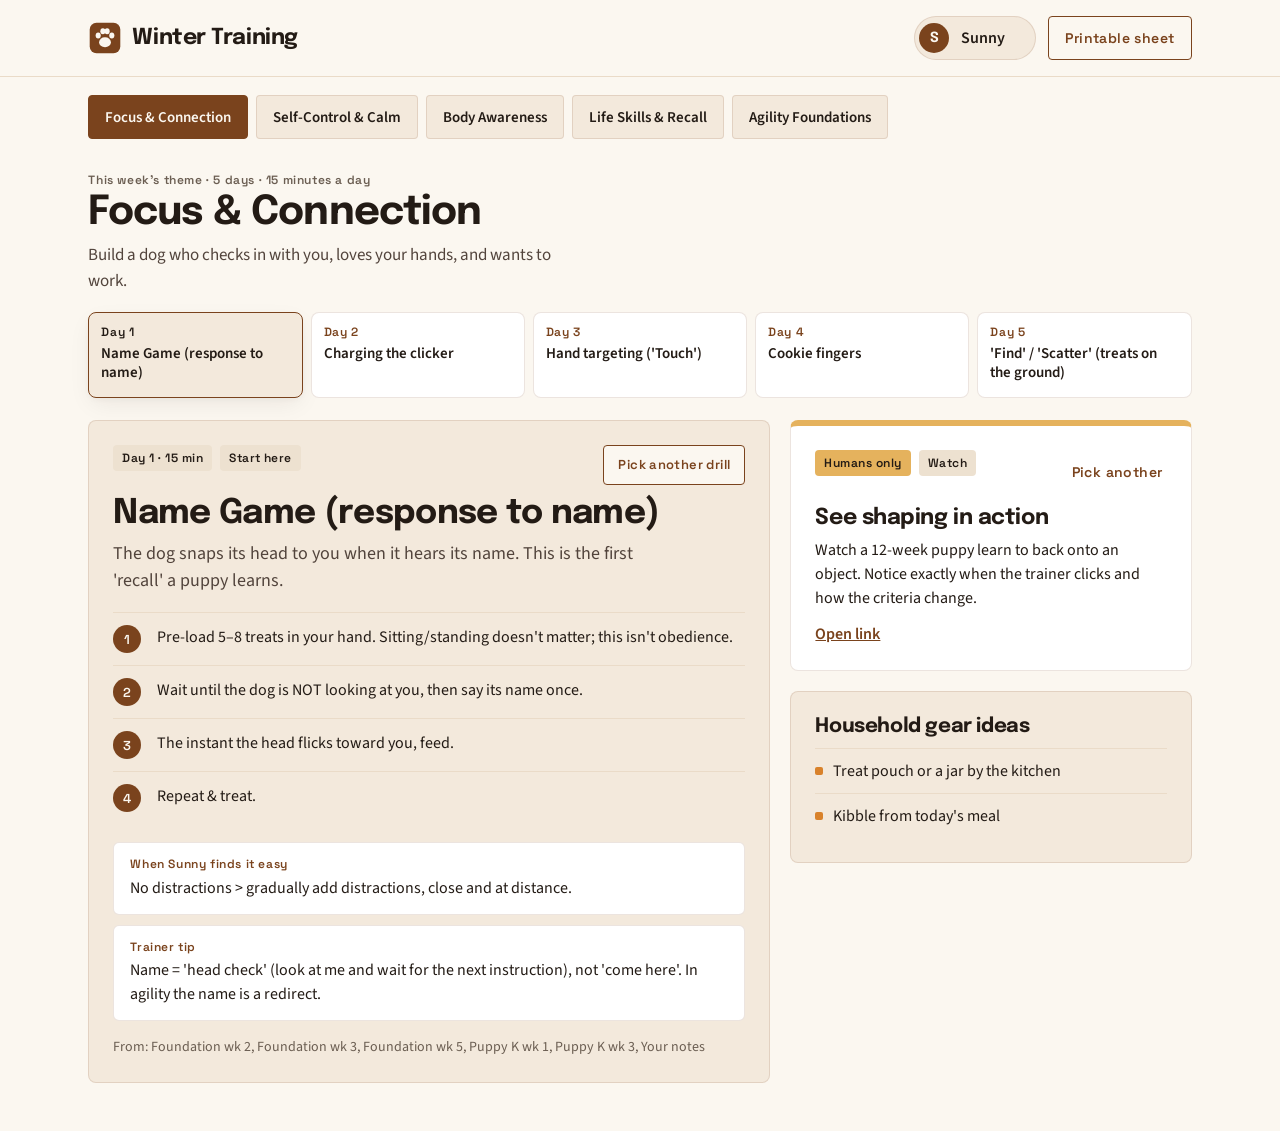
<file: index.html>
<!DOCTYPE html>
<html lang="en">
<head>
<meta charset="utf-8">
<meta name="viewport" content="width=device-width, initial-scale=1">
<title>Winter Training Planner</title>
<link rel="preconnect" href="https://fonts.googleapis.com">
<link rel="preconnect" href="https://fonts.gstatic.com" crossorigin>
<link href="https://fonts.googleapis.com/css2?family=Epilogue:wght@600;700&family=Source+Sans+3:wght@400;600&family=Space+Grotesk:wght@500;600&display=swap" rel="stylesheet">
<link rel="icon" href="data:image/svg+xml,%3Csvg xmlns=%27http://www.w3.org/2000/svg%27 viewBox=%270 0 40 40%27%3E%3Crect width=%2740%27 height=%2740%27 rx=%278%27 fill=%27%237A431D%27/%3E%3Cg fill=%27%23FBF7F0%27%3E%3Cellipse cx=%2720%27 cy=%2725%27 rx=%277%27 ry=%276%27/%3E%3Cellipse cx=%2712%27 cy=%2717%27 rx=%273%27 ry=%273.6%27/%3E%3Cellipse cx=%2717.5%27 cy=%2712%27 rx=%273%27 ry=%273.6%27/%3E%3Cellipse cx=%2722.5%27 cy=%2712%27 rx=%273%27 ry=%273.6%27/%3E%3Cellipse cx=%2728%27 cy=%2717%27 rx=%273%27 ry=%273.6%27/%3E%3C/g%3E%3C/svg%3E">
<link rel="stylesheet" href="css/tokens.css?v=2">
<link rel="stylesheet" href="css/app.css?v=2">
<link rel="stylesheet" href="css/print.css?v=2">
</head>
<body>
<div class="app">
<header><div class="wrap hd">
  <div class="brand">
    <svg viewBox="0 0 40 40" aria-hidden="true"><rect x="2" y="2" width="36" height="36" rx="8" fill="#7A431D"/><g fill="#FBF7F0"><ellipse cx="20" cy="25" rx="7" ry="6"/><ellipse cx="12" cy="17" rx="3" ry="3.6"/><ellipse cx="17.5" cy="12" rx="3" ry="3.6"/><ellipse cx="22.5" cy="12" rx="3" ry="3.6"/><ellipse cx="28" cy="17" rx="3" ry="3.6"/></g></svg>
    <h1>Winter Training</h1>
  </div>
  <label class="dog" for="dogname"><span class="pip" id="pip">S</span><input id="dogname" value="Sunny" aria-label="Your dog's name" maxlength="16"></label>
  <button class="btn btn2" id="printbtn" type="button">Printable sheet</button>
</div></header>
<main class="wrap">
  <nav class="tracks" id="tracks" aria-label="Pick this week's theme"></nav>
  <section class="intro">
    <div><span class="lab wk">This week's theme · 5 days · 15 minutes a day</span><h2 id="tname"></h2><p id="tblurb"></p></div>
    <button class="ghost" id="reset" type="button" hidden>Reset week</button>
  </section>
  <div class="days" id="days" role="group" aria-label="Days"></div>
  <div class="main">
    <article class="card drill" id="drill"></article>
    <div class="side"><section class="card bonus" id="bonus"></section><section class="card gear" id="gear"></section></div>
  </div>
</main>
</div>
<div class="sbar no-print"><button class="btn btn1" id="doprint" type="button">Print this sheet</button><button class="btn btn2" id="back" type="button">Back to planner</button><span class="small" style="align-self:center">If printing is blocked here, download the page and print it from your browser.</span></div>
<section class="sheet printable-page-container" id="sheet"></section>
<script src="js/app.js?v=2" defer></script>
</body>
</html>
</file>
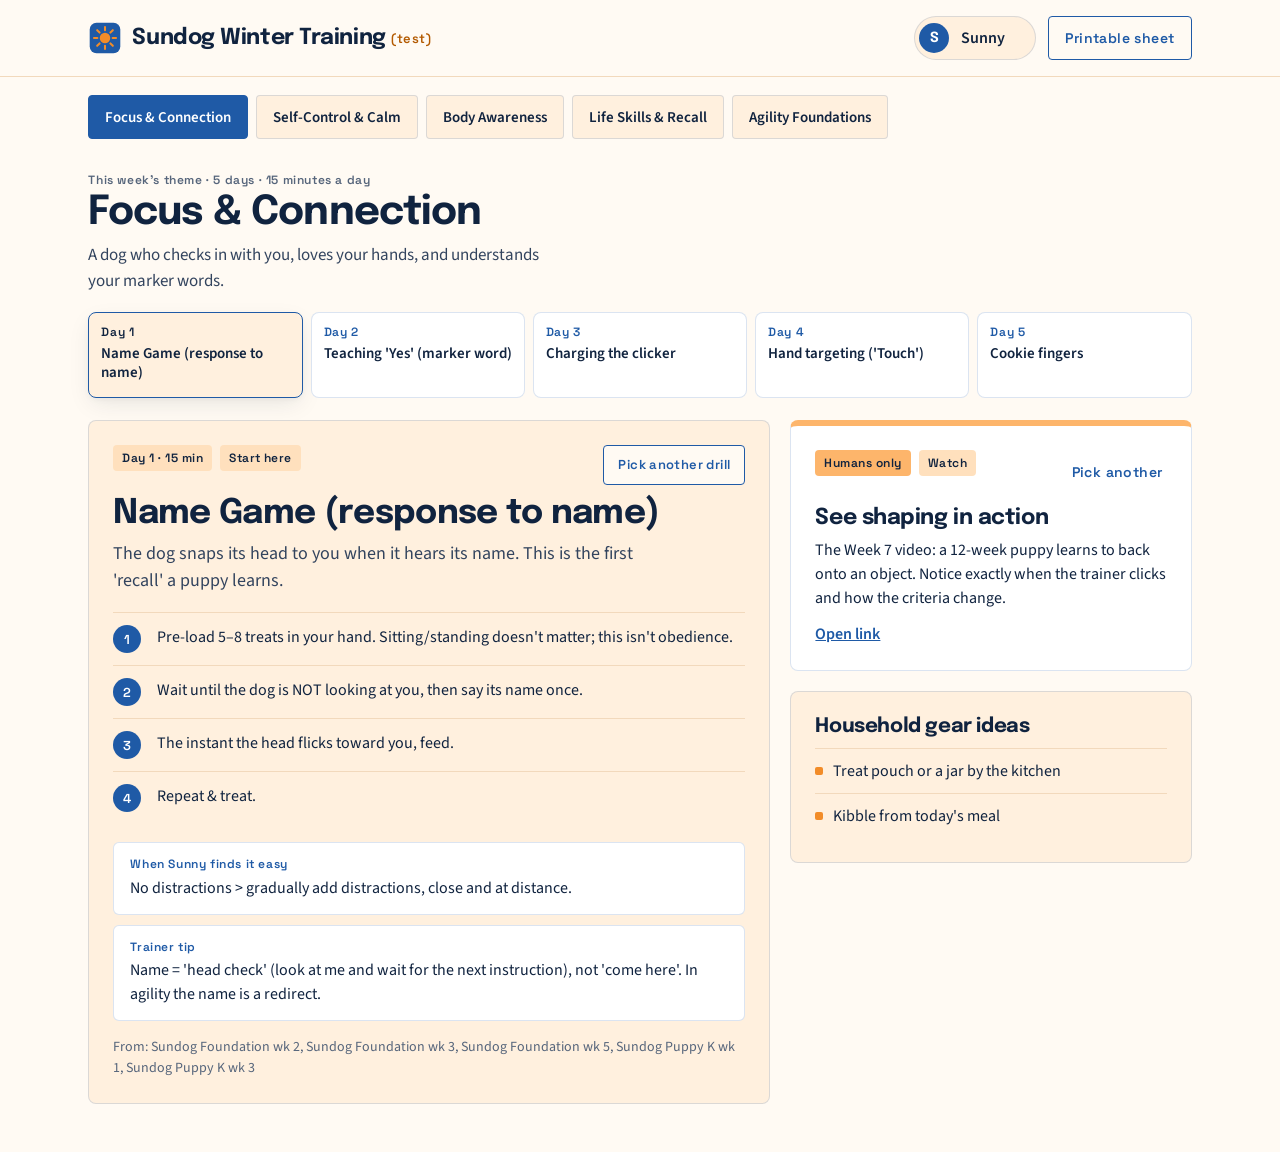
<file: sundog/index.html>
<!DOCTYPE html>
<html lang="en">
<head>
<meta charset="utf-8">
<meta name="viewport" content="width=device-width, initial-scale=1">
<title>Sundog Winter Training (test)</title>
<link rel="preconnect" href="https://fonts.googleapis.com">
<link rel="preconnect" href="https://fonts.gstatic.com" crossorigin>
<link href="https://fonts.googleapis.com/css2?family=Epilogue:wght@600;700&family=Source+Sans+3:wght@400;600&family=Space+Grotesk:wght@500;600&display=swap" rel="stylesheet">
<link rel="icon" href="data:image/svg+xml,%3Csvg xmlns=%27http://www.w3.org/2000/svg%27 viewBox='0 0 40 40'%3E%3Crect x='2' y='2' width='36' height='36' rx='8' fill='%231F5AA6'/%3E%3Cg stroke='%23F28C28' stroke-width='2.4' stroke-linecap='round'%3E%3Cpath d='M20 7v4M20 29v4M7 20h4M29 20h4M10.8 10.8l2.8 2.8M26.4 26.4l2.8 2.8M10.8 29.2l2.8-2.8M26.4 13.6l2.8-2.8'/%3E%3C/g%3E%3Ccircle cx='20' cy='20' r='6.2' fill='%23F28C28'/%3E%3C/svg%3E">
<link rel="stylesheet" href="css/tokens.css?v=1">
<link rel="stylesheet" href="css/app.css?v=1">
<link rel="stylesheet" href="css/print.css?v=1">
</head>
<body>
<div class="app">
<header><div class="wrap hd">
  <div class="brand">
    <svg viewBox="0 0 40 40" aria-hidden="true"><rect x="2" y="2" width="36" height="36" rx="8" fill="#1F5AA6"/><g stroke="#F28C28" stroke-width="2.4" stroke-linecap="round"><path d="M20 7v4M20 29v4M7 20h4M29 20h4M10.8 10.8l2.8 2.8M26.4 26.4l2.8 2.8M10.8 29.2l2.8-2.8M26.4 13.6l2.8-2.8"/></g><circle cx="20" cy="20" r="6.2" fill="#F28C28"/></svg>
    <h1>Sundog Winter Training <span class="test">(test)</span></h1>
  </div>
  <label class="dog" for="dogname"><span class="pip" id="pip">S</span><input id="dogname" value="Sunny" aria-label="Your dog's name" maxlength="16"></label>
  <button class="btn btn2" id="printbtn" type="button">Printable sheet</button>
</div></header>
<main class="wrap">
  <nav class="tracks" id="tracks" aria-label="Pick this week's theme"></nav>
  <section class="intro">
    <div><span class="lab wk">This week's theme · 5 days · 15 minutes a day</span><h2 id="tname"></h2><p id="tblurb"></p></div>
    <button class="ghost" id="reset" type="button" hidden>Reset week</button>
  </section>
  <div class="days" id="days" role="group" aria-label="Days"></div>
  <div class="main">
    <article class="card drill" id="drill"></article>
    <div class="side"><section class="card bonus" id="bonus"></section><section class="card gear" id="gear"></section></div>
  </div>
</main>
</div>
<div class="sbar no-print"><button class="btn btn1" id="doprint" type="button">Print this sheet</button><button class="btn btn2" id="back" type="button">Back to planner</button><span class="small" style="align-self:center">If printing is blocked here, download the page and print it from your browser.</span></div>
<section class="sheet printable-page-container" id="sheet"></section>
<script src="js/app.js?v=1" defer></script>
</body>
</html>
</file>
<file: css/tokens.css>
/* Winter Training design tokens (see docs/DESIGN.md). No green. */
/* VOICE everyday: calm, warm, low-pressure; one drill a day, no timers or scores
   IDEA a saddle-leather training journal on a birch table: one weekly theme, five day pages
   PICTURE the live day card itself: drill, steps, gear, with a human bonus beside it
   COLOUR Winter Training tokens: sand #FBF7F0, wheat #F3E9DC, acorn #7A431D, amber #D9822B, honey #E5B25D, espresso #231B15. No green.
   TYPE Epilogue headings, Source Sans 3 body, Space Grotesk labels
   LAYOUT header > theme bar > day strip > drill card (wide) + bonus & gear column; stacks under 760px */
:root{color-scheme:light dark;
 --bg:light-dark(#FBF7F0,#1c1511);--card:light-dark(#F3E9DC,#2a201a);--card2:light-dark(#FFFFFF,#33281f);--over:light-dark(#EDE1D0,#3b2e24);
 --ink:light-dark(#231B15,#F3E9DC);--ink2:light-dark(#52443c,#d7c2b7);--muted:light-dark(#6B5E52,#b9a594);
 --acorn:light-dark(#7A431D,#ffb68a);--acornH:light-dark(#633516,#ffc9a6);--onacorn:light-dark(#FBF7F0,#321300);
 --amber:#D9822B;--honey:light-dark(#E5B25D,#f2be68);--line:light-dark(#EADBC8,#4a3b30);--edge:light-dark(rgba(122,67,29,.14),rgba(255,182,138,.16));
 --shadow:0 8px 24px -4px rgba(35,27,21,.08),0 2px 6px -1px rgba(35,27,21,.04)}
:root[data-theme=light]{color-scheme:light}:root[data-theme=dark]{color-scheme:dark}
/* printable sheet */
</file>
<file: css/app.css>
*{box-sizing:border-box;min-width:0}
html,body{margin:0}
body{background:var(--bg);color:var(--ink);font:16px/1.5 "Source Sans 3",system-ui,sans-serif;overflow-x:clip}
h1,h2,h3{font-family:Epilogue,Georgia,serif;margin:0;letter-spacing:-.02em;line-height:1.1}
.lab{font:600 12px/1.2 "Space Grotesk",system-ui,sans-serif;letter-spacing:.05em}
.wrap{max-width:1180px;margin:0 auto;padding:0 max(3vw,16px)}
header{border-bottom:1px solid var(--line)}
.hd{display:flex;align-items:center;gap:12px;flex-wrap:wrap;padding-block:16px}
.brand{display:flex;align-items:center;gap:10px;margin-right:auto}
.brand svg{width:34px;height:34px;flex:none}
.brand h1{font-size:22px}
.dog{display:flex;align-items:center;gap:8px;background:var(--card);border:1px solid var(--edge);border-radius:999px;padding:4px 6px 4px 4px}
.pip{width:30px;height:30px;border-radius:50%;background:var(--acorn);color:var(--onacorn);display:grid;place-items:center;font:700 14px Epilogue,serif}
.dog input{border:0;background:transparent;color:var(--ink);font:600 16px "Source Sans 3",sans-serif;width:9ch;padding:6px 4px;border-radius:4px}
.dog input:focus-visible{outline:2px solid var(--amber);outline-offset:2px}
button{font:inherit;cursor:pointer}
.btn{min-height:44px;padding:0 16px;border-radius:4px;font:600 14px/1 "Space Grotesk",sans-serif;letter-spacing:.03em}
.btn2{background:var(--bg);border:1.5px solid var(--acorn);color:var(--acorn)}
.btn2:hover{background:var(--card)}
.btn1{background:var(--acorn);border:0;color:var(--onacorn)}
.btn1:hover{background:var(--acornH)}
button:focus-visible,a:focus-visible{outline:2px solid var(--amber);outline-offset:2px}
.tracks{display:flex;gap:8px;overflow-x:auto;padding-block:18px 6px;scrollbar-width:thin}
.tr{flex:none;min-height:44px;padding:0 16px;border-radius:4px;border:1px solid var(--edge);background:var(--card);color:var(--ink);font:600 15px "Source Sans 3",sans-serif}
.tr[aria-pressed=true]{background:var(--acorn);color:var(--onacorn);border-color:var(--acorn)}
.intro{display:flex;justify-content:space-between;align-items:end;gap:16px;flex-wrap:wrap;padding-block:22px 18px}
.intro h2{font-size:clamp(28px,4vw,40px);text-wrap:balance}
.intro p{margin:8px 0 0;color:var(--ink2);max-width:60ch;font-size:17px}
.wk{color:var(--muted)}
.days{display:grid;grid-template-columns:repeat(5,minmax(0,1fr));gap:8px;margin-bottom:22px}
.day{text-align:left;padding:12px 12px 14px;border-radius:8px;border:1px solid var(--edge);background:var(--card2);color:var(--ink);min-height:84px;display:flex;flex-direction:column;gap:6px}
.day .lab{color:var(--acorn)}
.day b{font:600 15px/1.25 "Source Sans 3",sans-serif}
.day[aria-pressed=true]{background:var(--card);border:1.5px solid var(--acorn);box-shadow:var(--shadow)}
.day[aria-pressed=true] .lab{color:var(--ink)}
.main{display:grid;grid-template-columns:minmax(0,1.7fr) minmax(0,1fr);gap:20px;padding-bottom:48px;align-items:start}
.card{background:var(--card);border:1px solid var(--edge);border-radius:8px;padding:24px}
.drill h3{font-size:clamp(26px,3.2vw,34px);margin:10px 0 8px}
.meta{display:flex;flex-wrap:wrap;gap:8px;align-items:center}
.chip{display:inline-flex;align-items:center;min-height:26px;padding:3px 9px;border-radius:4px;background:var(--over);color:var(--ink);font:600 12px/1.2 "Space Grotesk",sans-serif;letter-spacing:.04em}
.chip.h{background:var(--honey);color:#231B15}
.cue{background:var(--ink);color:var(--bg);border-radius:999px}
.purpose{font-size:18px;color:var(--ink2);margin:0 0 18px;max-width:62ch}
.steps{list-style:none;margin:0 0 18px;padding:0;counter-reset:s}
.steps li{counter-increment:s;display:grid;grid-template-columns:32px minmax(0,1fr);gap:12px;padding:12px 0;border-top:1px solid var(--line)}
.steps li::before{content:counter(s);width:28px;height:28px;border-radius:50%;background:var(--acorn);color:var(--onacorn);display:grid;place-items:center;font:600 13px "Space Grotesk",sans-serif}
.note{display:grid;gap:4px;padding:14px 16px;border-radius:6px;background:var(--card2);border:1px solid var(--edge);margin-top:10px}
.note .lab{color:var(--acorn)}
.src{margin:16px 0 0;color:var(--muted);font-size:14px}
.side{display:grid;gap:20px}
.bonus{background:var(--card2);border-top:6px solid var(--honey)}
.bonus h3{font-size:22px;margin:12px 0 8px}
.bonus p{margin:0 0 12px}
.bonus a{color:var(--acorn);font-weight:600}
.gear h3{font-size:20px;margin-bottom:10px}
.gear ul{margin:0;padding:0;list-style:none}
.gear li{padding:10px 0;border-top:1px solid var(--line);display:flex;gap:10px}
.gear li::before{content:"";flex:none;width:8px;height:8px;margin-top:8px;border-radius:2px;background:var(--amber)}
.small{font-size:14px;color:var(--muted)}
.sheet{display:none;background:#fff;color:#231B15;max-width:8.5in;margin:24px auto;padding:.5in;border:1px solid #D6C8B7}
.sheet h2{font-size:24px}.sheet .sub{margin:4px 0 14px;font-size:13px;color:#52443c}
.sheet table{width:100%;border-collapse:collapse;font-size:12px;line-height:1.35}
.sheet th,.sheet td{border-top:1px solid #D6C8B7;padding:7px 6px;vertical-align:top;text-align:left}
.sheet th{font:600 11px "Space Grotesk",sans-serif;letter-spacing:.05em}
.sheet td b{font-size:13px}
.sheet .box{width:14px;height:14px;border:1.5px solid #A89887;border-radius:2px;display:inline-block}
.sheet .notes{margin-top:12px;border:1px solid #D6C8B7;height:1in;padding:6px;font-size:11px;color:#6B5E52}
body.printing .app{display:none}body.printing .sheet{display:block}
.sbar{display:none;justify-content:center;gap:10px;padding:16px;flex-wrap:wrap}
body.printing .sbar{display:flex}
@media(max-width:760px){.main{grid-template-columns:minmax(0,1fr)}.days{grid-template-columns:none;grid-auto-flow:column;grid-auto-columns:minmax(150px,46%);overflow-x:auto;padding-bottom:4px}.card{padding:18px}}
@media(prefers-reduced-motion:no-preference){.drill,.bonus,.gear{animation:in .25s ease-out}@keyframes in{from{opacity:.4;transform:translateY(4px)}to{opacity:1;transform:none}}}
.cardtop{display:flex;justify-content:space-between;align-items:flex-start;gap:12px;flex-wrap:wrap}
.swap{min-height:40px;padding:0 14px;font-size:13px}
.ghost{min-height:44px;padding:0 4px;background:none;border:0;color:var(--acorn);font:600 14px/1 "Space Grotesk",sans-serif;letter-spacing:.03em;text-decoration:underline;text-decoration-color:transparent;text-underline-offset:4px}
.ghost:hover{text-decoration-color:currentColor}
[hidden]{display:none!important}
</file>
<file: css/print.css>
/* One-page Letter printable sheet */
@media print{
 @page{size:letter portrait;margin:.5in}
 body{background:#FFFFFF!important;color:#000!important;-webkit-print-color-adjust:exact;print-color-adjust:exact}
 .app,.sbar,.no-print{display:none!important}
 .sheet{display:block!important;margin:0;padding:0;border:0;max-width:none;page-break-inside:avoid}
}
</file>
<file: sundog/css/tokens.css>
/* Sundog Winter Training (test): orange & blue theme.
   Variable names are shared with the main app: --acorn = primary blue, --amber/--honey = oranges. */
:root{color-scheme:light dark;
 --bg:light-dark(#FFFAF3,#0E1A2E);--card:light-dark(#FFF0DE,#15243C);--card2:light-dark(#FFFFFF,#1B2D4A);--over:light-dark(#FFE0BD,#243A5E);
 --ink:light-dark(#10233F,#F4F1EA);--ink2:light-dark(#33445E,#C9D3E3);--muted:light-dark(#56657B,#9FB0C8);
 --acorn:light-dark(#1F5AA6,#8DBBF2);--acornH:light-dark(#17467F,#B0D0F7);--onacorn:light-dark(#FFFFFF,#0E1A2E);
 --amber:#F28C28;--honey:light-dark(#FDB56B,#F7A957);--line:light-dark(#F2D9BC,#2A3D5E);--edge:light-dark(rgba(31,90,166,.16),rgba(141,187,242,.18));
 --shadow:0 8px 24px -4px rgba(16,35,63,.10),0 2px 6px -1px rgba(16,35,63,.05)}
:root[data-theme=light]{color-scheme:light}:root[data-theme=dark]{color-scheme:dark}
</file>
<file: sundog/css/app.css>
*{box-sizing:border-box;min-width:0}
html,body{margin:0}
body{background:var(--bg);color:var(--ink);font:16px/1.5 "Source Sans 3",system-ui,sans-serif;overflow-x:clip}
h1,h2,h3{font-family:Epilogue,Georgia,serif;margin:0;letter-spacing:-.02em;line-height:1.1}
.lab{font:600 12px/1.2 "Space Grotesk",system-ui,sans-serif;letter-spacing:.05em}
.wrap{max-width:1180px;margin:0 auto;padding:0 max(3vw,16px)}
header{border-bottom:1px solid var(--line)}
.hd{display:flex;align-items:center;gap:12px;flex-wrap:wrap;padding-block:16px}
.brand{display:flex;align-items:center;gap:10px;margin-right:auto}
.brand svg{width:34px;height:34px;flex:none}
.brand h1{font-size:22px}
.dog{display:flex;align-items:center;gap:8px;background:var(--card);border:1px solid var(--edge);border-radius:999px;padding:4px 6px 4px 4px}
.pip{width:30px;height:30px;border-radius:50%;background:var(--acorn);color:var(--onacorn);display:grid;place-items:center;font:700 14px Epilogue,serif}
.dog input{border:0;background:transparent;color:var(--ink);font:600 16px "Source Sans 3",sans-serif;width:9ch;padding:6px 4px;border-radius:4px}
.dog input:focus-visible{outline:2px solid var(--amber);outline-offset:2px}
button{font:inherit;cursor:pointer}
.btn{min-height:44px;padding:0 16px;border-radius:4px;font:600 14px/1 "Space Grotesk",sans-serif;letter-spacing:.03em}
.btn2{background:var(--bg);border:1.5px solid var(--acorn);color:var(--acorn)}
.btn2:hover{background:var(--card)}
.btn1{background:var(--acorn);border:0;color:var(--onacorn)}
.btn1:hover{background:var(--acornH)}
button:focus-visible,a:focus-visible{outline:2px solid var(--amber);outline-offset:2px}
.tracks{display:flex;gap:8px;overflow-x:auto;padding-block:18px 6px;scrollbar-width:thin}
.tr{flex:none;min-height:44px;padding:0 16px;border-radius:4px;border:1px solid var(--edge);background:var(--card);color:var(--ink);font:600 15px "Source Sans 3",sans-serif}
.tr[aria-pressed=true]{background:var(--acorn);color:var(--onacorn);border-color:var(--acorn)}
.intro{display:flex;justify-content:space-between;align-items:end;gap:16px;flex-wrap:wrap;padding-block:22px 18px}
.intro h2{font-size:clamp(28px,4vw,40px);text-wrap:balance}
.intro p{margin:8px 0 0;color:var(--ink2);max-width:60ch;font-size:17px}
.wk{color:var(--muted)}
.days{display:grid;grid-template-columns:repeat(5,minmax(0,1fr));gap:8px;margin-bottom:22px}
.day{text-align:left;padding:12px 12px 14px;border-radius:8px;border:1px solid var(--edge);background:var(--card2);color:var(--ink);min-height:84px;display:flex;flex-direction:column;gap:6px}
.day .lab{color:var(--acorn)}
.day b{font:600 15px/1.25 "Source Sans 3",sans-serif}
.day[aria-pressed=true]{background:var(--card);border:1.5px solid var(--acorn);box-shadow:var(--shadow)}
.day[aria-pressed=true] .lab{color:var(--ink)}
.main{display:grid;grid-template-columns:minmax(0,1.7fr) minmax(0,1fr);gap:20px;padding-bottom:48px;align-items:start}
.card{background:var(--card);border:1px solid var(--edge);border-radius:8px;padding:24px}
.drill h3{font-size:clamp(26px,3.2vw,34px);margin:10px 0 8px}
.meta{display:flex;flex-wrap:wrap;gap:8px;align-items:center}
.chip{display:inline-flex;align-items:center;min-height:26px;padding:3px 9px;border-radius:4px;background:var(--over);color:var(--ink);font:600 12px/1.2 "Space Grotesk",sans-serif;letter-spacing:.04em}
.chip.h{background:var(--honey);color:#10233F}
.cue{background:var(--ink);color:var(--bg);border-radius:999px}
.purpose{font-size:18px;color:var(--ink2);margin:0 0 18px;max-width:62ch}
.steps{list-style:none;margin:0 0 18px;padding:0;counter-reset:s}
.steps li{counter-increment:s;display:grid;grid-template-columns:32px minmax(0,1fr);gap:12px;padding:12px 0;border-top:1px solid var(--line)}
.steps li::before{content:counter(s);width:28px;height:28px;border-radius:50%;background:var(--acorn);color:var(--onacorn);display:grid;place-items:center;font:600 13px "Space Grotesk",sans-serif}
.note{display:grid;gap:4px;padding:14px 16px;border-radius:6px;background:var(--card2);border:1px solid var(--edge);margin-top:10px}
.note .lab{color:var(--acorn)}
.src{margin:16px 0 0;color:var(--muted);font-size:14px}
.side{display:grid;gap:20px}
.bonus{background:var(--card2);border-top:6px solid var(--honey)}
.bonus h3{font-size:22px;margin:12px 0 8px}
.bonus p{margin:0 0 12px}
.bonus a{color:var(--acorn);font-weight:600}
.gear h3{font-size:20px;margin-bottom:10px}
.gear ul{margin:0;padding:0;list-style:none}
.gear li{padding:10px 0;border-top:1px solid var(--line);display:flex;gap:10px}
.gear li::before{content:"";flex:none;width:8px;height:8px;margin-top:8px;border-radius:2px;background:var(--amber)}
.small{font-size:14px;color:var(--muted)}
.sheet{display:none;background:#fff;color:#10233F;max-width:8.5in;margin:24px auto;padding:.5in;border:1px solid #BFD0E6}
.sheet h2{font-size:24px}.sheet .sub{margin:4px 0 14px;font-size:13px;color:#33445E}
.sheet table{width:100%;border-collapse:collapse;font-size:12px;line-height:1.35}
.sheet th,.sheet td{border-top:1px solid #BFD0E6;padding:7px 6px;vertical-align:top;text-align:left}
.sheet th{font:600 11px "Space Grotesk",sans-serif;letter-spacing:.05em}
.sheet td b{font-size:13px}
.sheet .box{width:14px;height:14px;border:1.5px solid #1F5AA6;border-radius:2px;display:inline-block}
.sheet .notes{margin-top:12px;border:1px solid #BFD0E6;height:1in;padding:6px;font-size:11px;color:#56657B}
body.printing .app{display:none}body.printing .sheet{display:block}
.sbar{display:none;justify-content:center;gap:10px;padding:16px;flex-wrap:wrap}
body.printing .sbar{display:flex}
@media(max-width:760px){.main{grid-template-columns:minmax(0,1fr)}.days{grid-template-columns:none;grid-auto-flow:column;grid-auto-columns:minmax(150px,46%);overflow-x:auto;padding-bottom:4px}.card{padding:18px}}
@media(prefers-reduced-motion:no-preference){.drill,.bonus,.gear{animation:in .25s ease-out}@keyframes in{from{opacity:.4;transform:translateY(4px)}to{opacity:1;transform:none}}}
.cardtop{display:flex;justify-content:space-between;align-items:flex-start;gap:12px;flex-wrap:wrap}
.swap{min-height:40px;padding:0 14px;font-size:13px}
.ghost{min-height:44px;padding:0 4px;background:none;border:0;color:var(--acorn);font:600 14px/1 "Space Grotesk",sans-serif;letter-spacing:.03em;text-decoration:underline;text-decoration-color:transparent;text-underline-offset:4px}
.ghost:hover{text-decoration-color:currentColor}
[hidden]{display:none!important}
.brand .test{font:600 13px "Space Grotesk",sans-serif;letter-spacing:.04em;color:light-dark(#B35A00,#F7A957);vertical-align:middle}
</file>
<file: sundog/css/print.css>
/* One-page Letter printable sheet */
@media print{
 @page{size:letter portrait;margin:.5in}
 body{background:#FFFFFF!important;color:#000!important;-webkit-print-color-adjust:exact;print-color-adjust:exact}
 .app,.sbar,.no-print{display:none!important}
 .sheet{display:block!important;margin:0;padding:0;border:0;max-width:none;page-break-inside:avoid}
}
</file>
